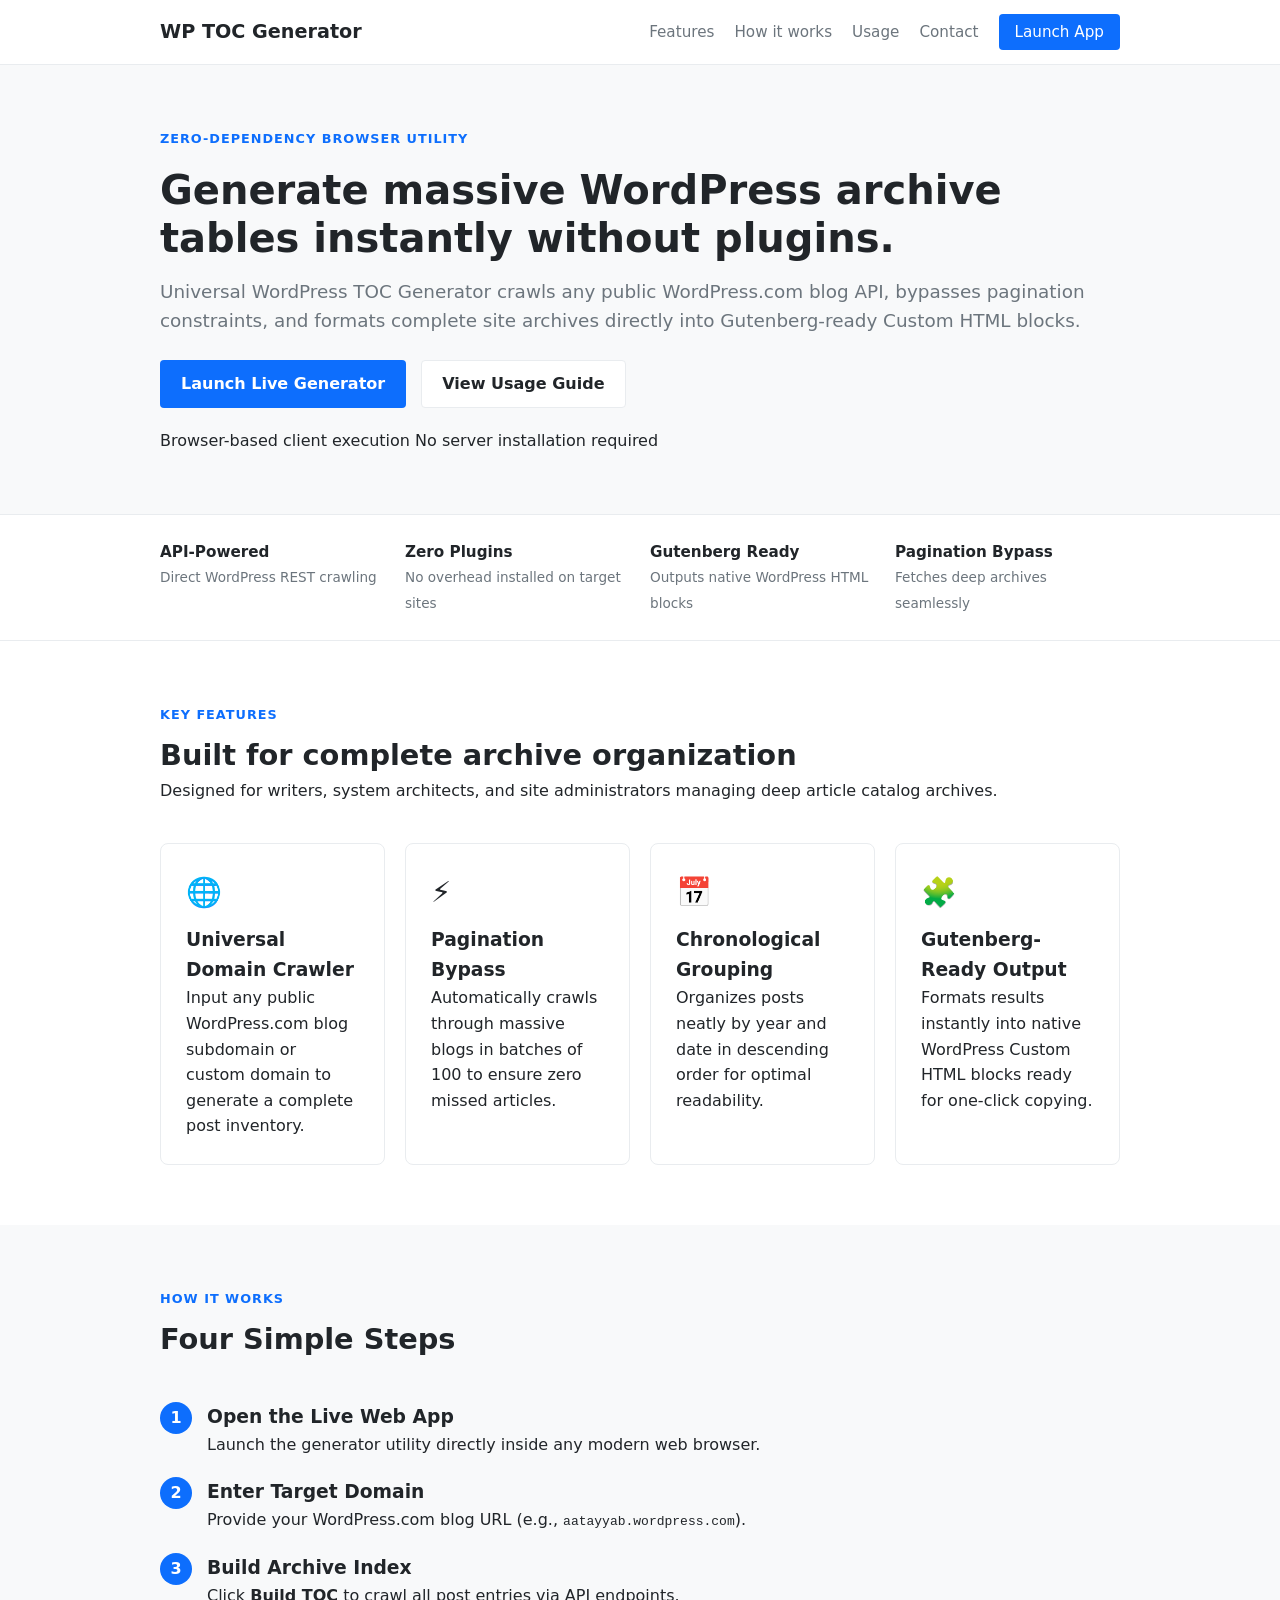
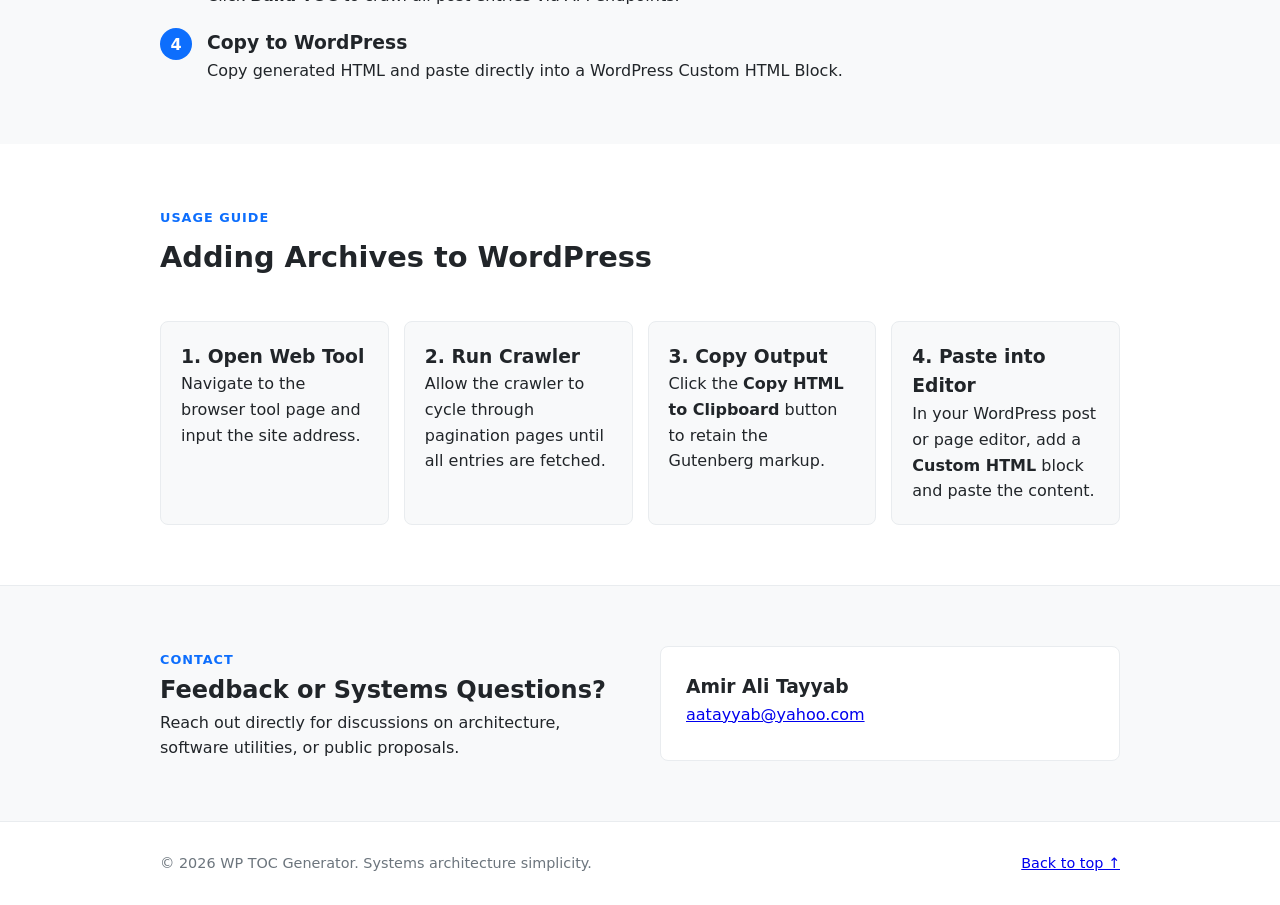
<file: index.html>
<!DOCTYPE html>
<html lang="en">
<head>
  <meta name="google-site-verification" content="DC44j1ZJmv00gyPMCB4yyvINC_Lc6pZ_P63pqTGqlW0" />
  <meta name="msvalidate.01" content="44BCEA02F541AC54B63118B21CD77A18" />
  <meta charset="UTF-8">
  <meta name="viewport" content="width=device-width, initial-scale=1.0">
  <meta name="description" content="Universal WordPress.com TOC Generator crawls public WordPress blogs via API to construct structured post archives.">
  <title>Universal WordPress TOC Generator — Instant Archive Builder</title>
  <link rel="stylesheet" href="styles.css">
  <script type="application/ld+json">
  {
    "@context": "https://schema.org",
    "@type": "WebApplication",
    "name": "Universal WordPress TOC Generator",
    "operatingSystem": "All modern Web Browsers",
    "applicationCategory": "UtilitiesApplication",
    "description": "Instantly crawls any public WordPress.com blog via API, grouping published posts chronologically into Gutenberg-ready HTML blocks.",
    "url": "https://aatayyab.github.io/wordpresstocgenerator/",
    "author": {
      "@type": "Person",
      "name": "Amir Ali Tayyab"
    },
    "offers": {
      "@type": "Offer",
      "price": "0",
      "priceCurrency": "USD"
    }
  }
  </script>
</head>
<body>
  <header class="site-header">
    <div class="container nav-wrap">
      <a class="brand" href="#top" aria-label="WordPress TOC Generator home">
        <span>WP TOC Generator</span>
      </a>
      <button class="nav-toggle" aria-label="Open navigation" aria-expanded="false">
        <span></span><span></span><span></span>
      </button>
      <nav class="main-nav" aria-label="Main navigation">
        <a href="#features">Features</a>
        <a href="#how">How it works</a>
        <a href="#usage">Usage</a>
        <a href="#contact">Contact</a>
        <a class="nav-download" href="app.html">Launch App</a>
      </nav>
    </div>
  </header>

  <main id="top">
    <section class="hero section">
      <div class="container hero-grid">
        <div class="hero-copy">
          <span class="eyebrow">Zero-Dependency Browser Utility</span>
          <h1>Generate massive WordPress archive tables instantly without plugins.</h1>
          <p class="hero-lead">
            Universal WordPress TOC Generator crawls any public WordPress.com blog API, bypasses pagination constraints, 
            and formats complete site archives directly into Gutenberg-ready Custom HTML blocks.
          </p>
          <div class="hero-actions">
            <a class="btn btn-primary" href="app.html">Launch Live Generator</a>
            <a class="btn btn-secondary" href="#usage">View Usage Guide</a>
          </div>
          <div class="hero-meta">
            <span>Browser-based client execution</span>
            <span>No server installation required</span>
          </div>
        </div>
      </div>
    </section>

    <section class="trust-strip">
      <div class="container trust-grid">
        <div><strong>API-Powered</strong><span>Direct WordPress REST crawling</span></div>
        <div><strong>Zero Plugins</strong><span>No overhead installed on target sites</span></div>
        <div><strong>Gutenberg Ready</strong><span>Outputs native WordPress HTML blocks</span></div>
        <div><strong>Pagination Bypass</strong><span>Fetches deep archives seamlessly</span></div>
      </div>
    </section>

    <section id="features" class="section">
      <div class="container">
        <div class="section-heading">
          <span class="eyebrow">Key Features</span>
          <h2>Built for complete archive organization</h2>
          <p>Designed for writers, system architects, and site administrators managing deep article catalog archives.</p>
        </div>
        <div class="card-grid">
          <article class="feature-card">
            <div class="icon-badge">🌐</div>
            <h3>Universal Domain Crawler</h3>
            <p>Input any public WordPress.com blog subdomain or custom domain to generate a complete post inventory.</p>
          </article>
          <article class="feature-card">
            <div class="icon-badge">⚡</div>
            <h3>Pagination Bypass</h3>
            <p>Automatically crawls through massive blogs in batches of 100 to ensure zero missed articles.</p>
          </article>
          <article class="feature-card">
            <div class="icon-badge">📅</div>
            <h3>Chronological Grouping</h3>
            <p>Organizes posts neatly by year and date in descending order for optimal readability.</p>
          </article>
          <article class="feature-card">
            <div class="icon-badge">🧩</div>
            <h3>Gutenberg-Ready Output</h3>
            <p>Formats results instantly into native WordPress Custom HTML blocks ready for one-click copying.</p>
          </article>
        </div>
      </div>
    </section>

    <section id="how" class="section section-alt">
      <div class="container split-grid">
        <div>
          <div class="section-heading left">
            <span class="eyebrow">How it works</span>
            <h2>Four Simple Steps</h2>
          </div>
          <ol class="steps">
            <li>
              <span>1</span>
              <div>
                <h3>Open the Live Web App</h3>
                <p>Launch the generator utility directly inside any modern web browser.</p>
              </div>
            </li>
            <li>
              <span>2</span>
              <div>
                <h3>Enter Target Domain</h3>
                <p>Provide your WordPress.com blog URL (e.g., <code>aatayyab.wordpress.com</code>).</p>
              </div>
            </li>
            <li>
              <span>3</span>
              <div>
                <h3>Build Archive Index</h3>
                <p>Click <strong>Build TOC</strong> to crawl all post entries via API endpoints.</p>
              </div>
            </li>
            <li>
              <span>4</span>
              <div>
                <h3>Copy to WordPress</h3>
                <p>Copy generated HTML and paste directly into a WordPress Custom HTML Block.</p>
              </div>
            </li>
          </ol>
        </div>
      </div>
    </section>

    <section id="usage" class="section">
      <div class="container">
        <div class="section-heading">
          <span class="eyebrow">Usage Guide</span>
          <h2>Adding Archives to WordPress</h2>
        </div>
        <div class="usage-grid">
          <div class="usage-card">
            <h3>1. Open Web Tool</h3>
            <p>Navigate to the browser tool page and input the site address.</p>
          </div>
          <div class="usage-card">
            <h3>2. Run Crawler</h3>
            <p>Allow the crawler to cycle through pagination pages until all entries are fetched.</p>
          </div>
          <div class="usage-card">
            <h3>3. Copy Output</h3>
            <p>Click the <strong>Copy HTML to Clipboard</strong> button to retain the Gutenberg markup.</p>
          </div>
          <div class="usage-card">
            <h3>4. Paste into Editor</h3>
            <p>In your WordPress post or page editor, add a <strong>Custom HTML</strong> block and paste the content.</p>
          </div>
        </div>
      </div>
    </section>

    <section id="contact" class="section contact-section">
      <div class="container contact-grid">
        <div>
          <span class="eyebrow">Contact</span>
          <h2>Feedback or Systems Questions?</h2>
          <p>Reach out directly for discussions on architecture, software utilities, or public proposals.</p>
        </div>
        <div class="contact-card">
          <h3>Amir Ali Tayyab</h3>
          <a href="mailto:aatayyab@yahoo.com">aatayyab@yahoo.com</a>
        </div>
      </div>
    </section>
  </main>

  <footer>
    <div class="container footer-wrap">
      <p>© <span id="year"></span> WP TOC Generator. Systems architecture simplicity.</p>
      <a href="#top">Back to top ↑</a>
    </div>
  </footer>

  <script src="script.js"></script>
</body>
</html>
</file>
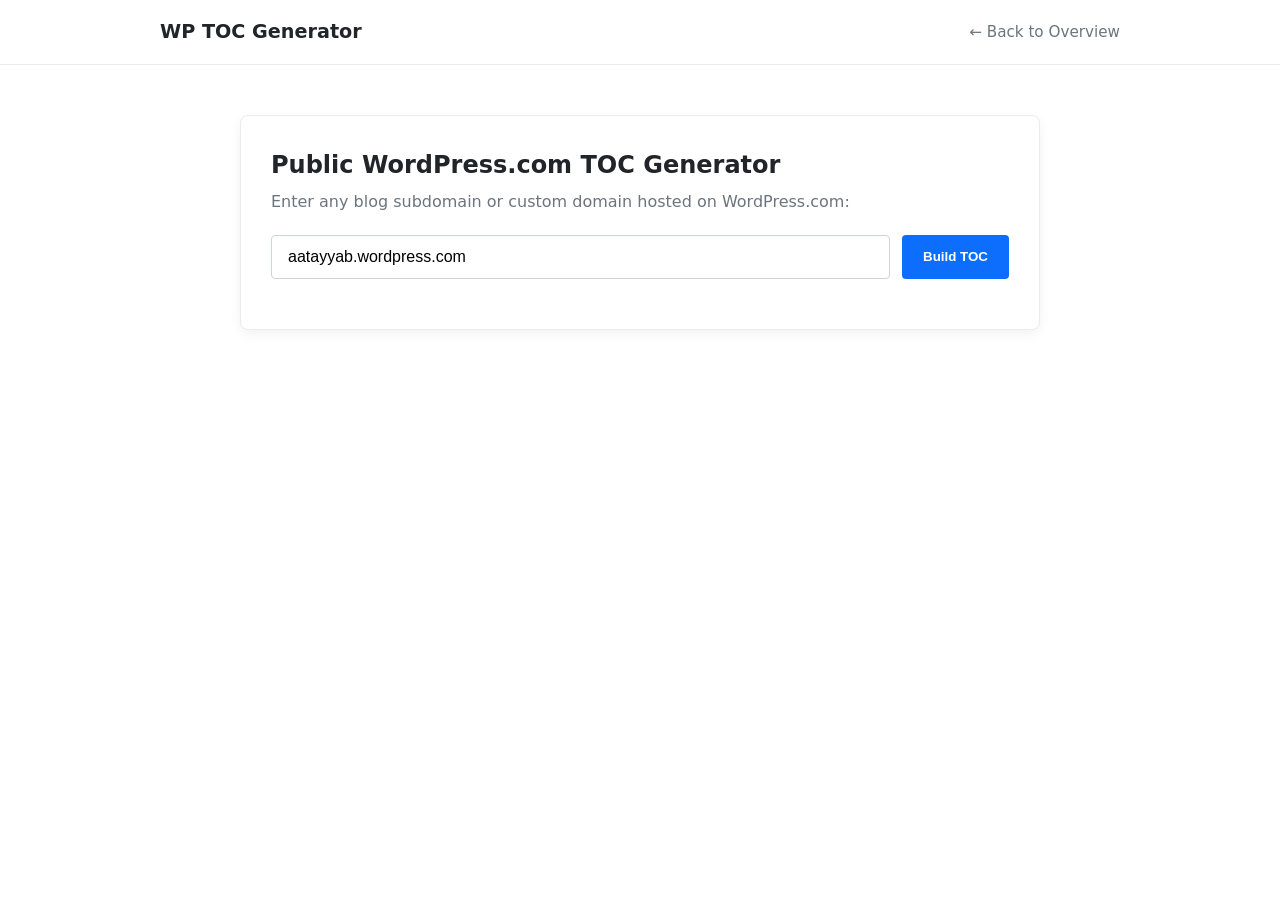
<file: app.html>
<!DOCTYPE html>
<html lang="en">
<head>
    <meta charset="UTF-8">
    <meta name="viewport" content="width=device-width, initial-scale=1.0">
    <title>Instant Web WordPress TOC Generator</title>
    <link rel="stylesheet" href="styles.css">
    <style>
        .app-card {
            background: #ffffff;
            border: 1px solid var(--border, #e9ecef);
            border-radius: var(--radius, 8px);
            padding: 30px;
            box-shadow: 0 4px 12px rgba(0, 0, 0, 0.05);
            max-width: 800px;
            margin: 0 auto;
        }
        .form-group {
            display: flex;
            gap: 12px;
            margin: 20px 0;
        }
        .input-control {
            flex: 1;
            padding: 12px 16px;
            border: 1px solid #ced4da;
            border-radius: 4px;
            font-size: 1rem;
            outline: none;
            transition: border-color 0.2s;
        }
        .input-control:focus {
            border-color: var(--primary, #0d6efd);
            box-shadow: 0 0 0 3px rgba(13, 110, 253, 0.15);
        }
        #status {
            margin-bottom: 15px;
            font-weight: 600;
            font-size: 0.95rem;
        }
        textarea.output-box {
            width: 100%;
            height: 350px;
            font-family: SFMono-Regular, Consolas, "Liberation Mono", Menlo, monospace;
            font-size: 13px;
            padding: 15px;
            border: 1px solid #ced4da;
            border-radius: 4px;
            background: #f8f9fa;
            display: none;
            box-sizing: border-box;
            resize: vertical;
        }
        .btn-success {
            background-color: #198754;
            border-color: #198754;
            color: #fff;
        }
        .btn-success:hover {
            background-color: #157347;
            border-color: #146c43;
        }
    </style>
</head>
<body>

  <header class="site-header">
    <div class="container nav-wrap">
      <a class="brand" href="index.html">
        <span>WP TOC Generator</span>
      </a>
      <nav class="main-nav">
        <a href="index.html">← Back to Overview</a>
      </nav>
    </div>
  </header>

  <main class="container" style="padding-top: 50px; padding-bottom: 60px;">
    <div class="app-card">
        <h2>Public WordPress.com TOC Generator</h2>
        <p style="color: var(--text-muted, #6c757d); margin-top: 5px;">Enter any blog subdomain or custom domain hosted on WordPress.com:</p>
        
        <div class="form-group">
            <input type="text" id="siteUrl" class="input-control" placeholder="e.g. aatayyab.wordpress.com" value="aatayyab.wordpress.com">
            <button onclick="generateTOC()" class="btn btn-primary">Build TOC</button>
        </div>

        <div id="status"></div>
        <textarea id="output" class="output-box" readonly></textarea>
        <button id="copyBtn" onclick="copyResult()" class="btn btn-success" style="display: none; margin-top: 15px;">Copy HTML to Clipboard</button>
    </div>
  </main>

<script>
// Helper function to decode HTML entities cleanly so codes like &#8217; convert back to actual characters
function decodeHtmlEntities(text) {
    let doc = new DOMParser().parseFromString(text, 'text/html');
    return doc.documentElement.textContent;
}

async function generateTOC() {
    let rawInput = document.getElementById('siteUrl').value.trim();
    if (!rawInput) return;

    let site = rawInput.replace(/^https?:\/\//, '').replace(/\/$/, '');
    let statusDiv = document.getElementById('status');
    let outputText = document.getElementById('output');
    let copyBtn = document.getElementById('copyBtn');

    statusDiv.style.color = '#0d6efd';
    statusDiv.innerText = `Fetching posts for ${site}...`;
    outputText.style.display = 'none';
    copyBtn.style.display = 'none';

    let allPosts = [];
    let page = 1;
    let perPage = 100;
    let keepGoing = true;

    try {
        while (keepGoing) {
            let apiUrl = `https://public-api.wordpress.com/rest/v1.1/sites/${encodeURIComponent(site)}/posts/?number=${perPage}&page=${page}&fields=ID,title,URL,date`;
            let res = await fetch(apiUrl);
            
            if (!res.ok) {
                throw new Error(`Failed to fetch (HTTP ${res.status}). Verify domain name.`);
            }

            let data = await res.json();
            if (!data.posts || data.posts.length === 0) {
                keepGoing = false;
                break;
            }

            allPosts = allPosts.concat(data.posts);
            statusDiv.innerText = `Fetched ${allPosts.length} posts...`;

            if (data.posts.length < perPage) {
                keepGoing = false;
            } else {
                page++;
                await new Promise(r => setTimeout(r, 100));
            }
        }

        if (allPosts.length === 0) {
            statusDiv.style.color = '#dc3545';
            statusDiv.innerText = 'No published posts found on this blog.';
            return;
        }

        let byYear = {};
        allPosts.forEach(post => {
            let year = new Date(post.date).getFullYear();
            if (!byYear[year]) byYear[year] = [];
            byYear[year].push(post);
        });

        let years = Object.keys(byYear).sort((a, b) => b - a);

        let html = "<!-- wp:html -->\n<h1>Blog Archives</h1>\n";
        years.forEach(year => {
            html += `\n<h2>${year}</h2>\n<ul>\n`;
            byYear[year].sort((a, b) => new Date(b.date) - new Date(a.date));
            byYear[year].forEach(post => {
                // Decode entities first, then escape unsafe HTML characters safely
                let cleanTitle = decodeHtmlEntities(post.title);
                let safeTitle = cleanTitle.replace(/&/g, "&amp;").replace(/</g, "&lt;").replace(/>/g, "&gt;");
                html += `  <li><a href="${post.URL}">${safeTitle}</a></li>\n`;
            });
            html += "</ul>\n";
        });
        html += "<!-- /wp:html -->";

        outputText.value = html;
        outputText.style.display = 'block';
        copyBtn.style.display = 'inline-block';
        statusDiv.style.color = '#198754';
        statusDiv.innerText = `Done! Successfully compiled ${allPosts.length} posts into TOC HTML.`;

    } catch (err) {
        statusDiv.style.color = '#dc3545';
        statusDiv.innerText = err.message;
    }
}

function copyResult() {
    let outputText = document.getElementById('output');
    outputText.select();
    document.execCommand('copy');
    alert('TOC HTML copied to clipboard!');
}
</script>

</body>
</html>
</file>
<file: styles.css>
:root {
  --primary: #0d6efd;
  --primary-hover: #0b5ed7;
  --bg: #ffffff;
  --bg-alt: #f8f9fa;
  --text: #212529;
  --text-muted: #6c757d;
  --border: #e9ecef;
  --radius: 8px;
}

* { box-sizing: border-box; margin: 0; padding: 0; }
body { font-family: system-ui, -apple-system, sans-serif; background: var(--bg); color: var(--text); line-height: 1.6; }

.container { max-width: 1000px; margin: 0 auto; padding: 0 20px; }

.site-header { background: var(--bg); border-bottom: 1px solid var(--border); position: sticky; top: 0; z-index: 100; }
.nav-wrap { display: flex; align-items: center; justify-content: space-between; height: 64px; }
.brand { font-weight: 700; color: var(--text); text-decoration: none; font-size: 1.2rem; }
.main-nav { display: flex; gap: 20px; align-items: center; }
.main-nav a { color: var(--text-muted); text-decoration: none; font-size: 0.95rem; }
.main-nav a:hover { color: var(--primary); }
.nav-download { background: var(--primary); color: #fff !important; padding: 6px 16px; border-radius: 4px; }

.hero { padding: 60px 0; background: var(--bg-alt); border-bottom: 1px solid var(--border); }
.eyebrow { text-transform: uppercase; font-size: 0.8rem; font-weight: 700; color: var(--primary); letter-spacing: 1px; }
.hero h1 { font-size: 2.5rem; margin: 15px 0; line-height: 1.2; }
.hero-lead { font-size: 1.15rem; color: var(--text-muted); margin-bottom: 25px; }
.hero-actions { display: flex; gap: 15px; margin-bottom: 20px; }

.btn { padding: 10px 20px; border-radius: 4px; text-decoration: none; font-weight: 600; display: inline-block; border: 1px solid transparent; cursor: pointer; }
.btn-primary { background: var(--primary); color: #fff; }
.btn-secondary { border-color: var(--border); color: var(--text); background: #fff; }

.trust-strip { padding: 25px 0; border-bottom: 1px solid var(--border); background: var(--bg); }
.trust-grid { display: grid; grid-template-columns: repeat(auto-fit, minmax(200px, 1fr)); gap: 20px; }
.trust-grid div strong { display: block; font-size: 0.95rem; }
.trust-grid div span { font-size: 0.85rem; color: var(--text-muted); }

.section { padding: 60px 0; }
.section-alt { background: var(--bg-alt); }
.section-heading { margin-bottom: 40px; }
.section-heading h2 { font-size: 1.8rem; margin-top: 5px; }

.card-grid { display: grid; grid-template-columns: repeat(auto-fit, minmax(220px, 1fr)); gap: 20px; }
.feature-card { background: var(--bg); padding: 25px; border: 1px solid var(--border); border-radius: var(--radius); }
.icon-badge { font-size: 1.8rem; margin-bottom: 10px; }

.steps { list-style: none; display: flex; flex-direction: column; gap: 20px; }
.steps li { display: flex; gap: 15px; }
.steps li span { background: var(--primary); color: #fff; width: 32px; height: 32px; border-radius: 50%; display: flex; align-items: center; justify-content: center; font-weight: bold; }

.usage-grid { display: grid; grid-template-columns: repeat(auto-fit, minmax(200px, 1fr)); gap: 15px; }
.usage-card { background: var(--bg-alt); padding: 20px; border-radius: var(--radius); border: 1px solid var(--border); }

.contact-section { background: var(--bg-alt); border-top: 1px solid var(--border); }
.contact-grid { display: grid; grid-template-columns: 1fr 1fr; gap: 40px; }
.contact-card { background: var(--bg); padding: 25px; border-radius: var(--radius); border: 1px solid var(--border); }

footer { padding: 30px 0; border-top: 1px solid var(--border); text-align: center; color: var(--text-muted); font-size: 0.9rem; }
.footer-wrap { display: flex; justify-content: space-between; }

.nav-toggle { display: none; }
@media (max-width: 768px) {
  .contact-grid { grid-template-columns: 1fr; }
  .main-nav { display: none; }
}
</file>
